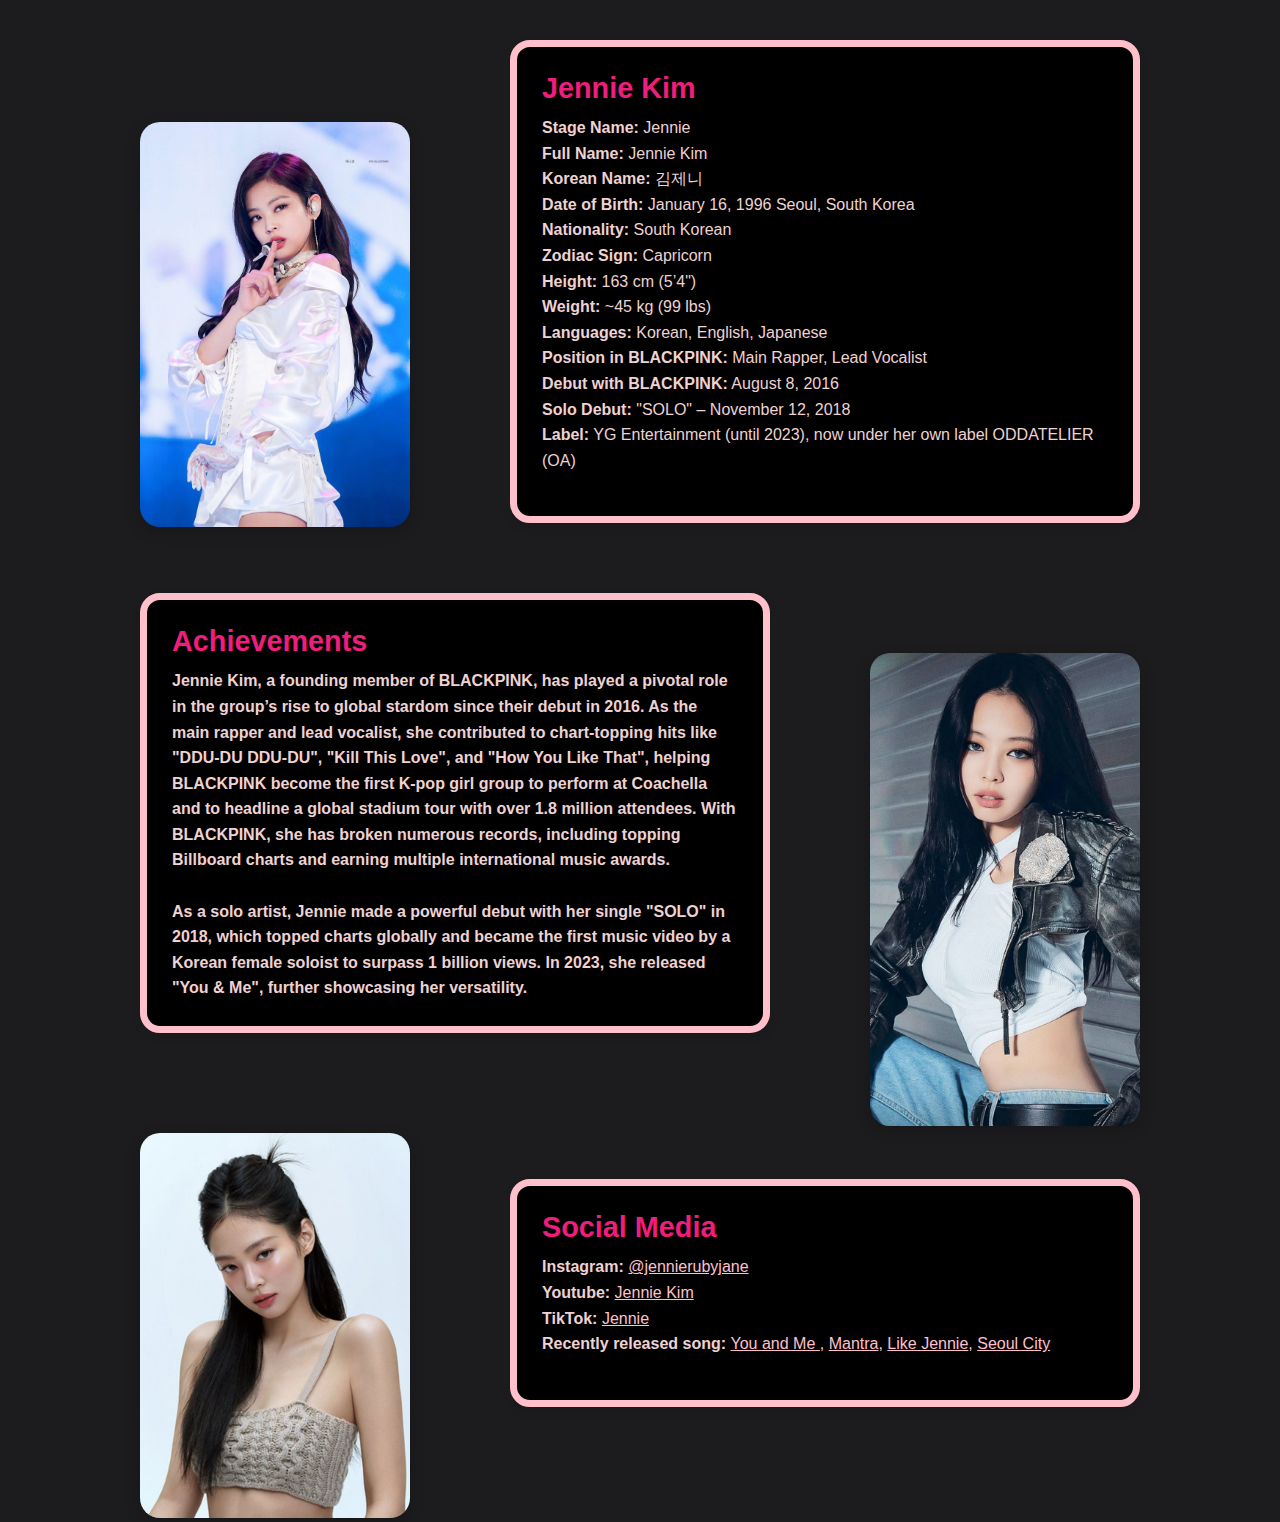
<file: blackpink/jennie.html>
<!DOCTYPE html>
<html lang="en">
<head>
  <meta charset="UTF-8" />
  <meta name="viewport" content="width=device-width, initial-scale=1.0"/>
  <title>Jennie</title>
  <link rel="stylesheet" href="css/jennie.css" />
</head>
<body>

  <div class="section-container">
    <div class="box">
      <div class="row">
        <div class="image">
          <img src="bp photos/jennie.jpg" alt="First Image">
        </div>
        <div class="content">
          <h2>Jennie Kim</h2>
          <p><b>Stage Name:</b> Jennie<br>

            <b>Full Name:</b> Jennie Kim <br>

            <b>Korean Name:</b> 김제니<br>

            <b>Date of Birth: </b>January 16, 1996 Seoul, South Korea<br>

            <b>Nationality: </b>South Korean<br>

            <b>Zodiac Sign:</b> Capricorn<br>

            <b>Height:</b> 163 cm (5’4")<br>

            <b>Weight:</b> ~45 kg (99 lbs)<br>

            <b>Languages: </b>Korean, English, Japanese<br>

            <b>Position in BLACKPINK:</b> Main Rapper, Lead Vocalist<br>

            <b>Debut with BLACKPINK:</b> August 8, 2016<br>

            <b>Solo Debut:</b> "SOLO" – November 12, 2018<br>

            <b>Label:</b> YG Entertainment (until 2023), now under her own label ODDATELIER (OA) <br>
          </p><br>
         </div>
      </div>
    </div>

    <div class="box">
      <div class="row reverse">
        <div class="content">
          <h2>Achievements</h2>
          <p> <b>Jennie Kim, a founding member of BLACKPINK, has played a pivotal role in the group’s rise to global stardom since their debut in 2016. As the main rapper and lead vocalist, she contributed to chart-topping hits like "DDU-DU DDU-DU", "Kill This Love", and "How You Like That", helping BLACKPINK become the first K-pop girl group to perform at Coachella and to headline a global stadium tour with over 1.8 million attendees. With BLACKPINK, she has broken numerous records, including topping Billboard charts and earning multiple international music awards. <br> <br>As a solo artist, Jennie made a powerful debut with her single "SOLO" in 2018, which topped charts globally and became the first music video by a Korean female soloist to surpass 1 billion views. In 2023, she released "You & Me", further showcasing her versatility.</b></p>
         </div>
        <div class="image">
          <img src="bp photos/jennie m.jpg" alt="Second Image">
        </div>
      </div>
    </div>
  </div>

  <div class="section-container">
    <div class="box" style="padding-top: 100px;">
      <div class="row">
        <div class="image">
          <img src="bp photos/jennie kim.jpg" alt="First Image">
        </div>
        <div class="content" >
          <h2>Social Media</h2>
          <p><b>Instagram:</b>  <a href="https://www.instagram.com/jennierubyjane/?hl=en" style="color: #ffc0cb;">@jennierubyjane</a><br>

            <b>Youtube:</b>  <a href="https://www.youtube.com/channel/UCNYi_zGmR519r5gYdOKLTjQ"  style="color: #ffc0cb;"> Jennie Kim </a><br>

            <b>TikTok:</b>  <a href="https://www.tiktok.com/@jennierubyjane"style="color: #ffc0cb;" >Jennie</a><br>

            <b>Recently released song: </b> <a href="https://www.youtube.com/watch?v=VsJHVonN3T0"style="color: #ffc0cb;">You and Me </a>, <a href="https://www.youtube.com/watch?v=bB3-CUMERIU"style="color: #ffc0cb;">Mantra</a>, <a href="https://www.youtube.com/watch?v=JSFG-IE8n_c"style="color: #ffc0cb;">Like Jennie</a>, <a href="https://www.youtube.com/watch?v=Ao2GsXHMD_4"style="color: #ffc0cb;">Seoul City</a>
                    

          </p><br>
         </div>
      </div>
    </div>

  

</body>
</html>
</file>
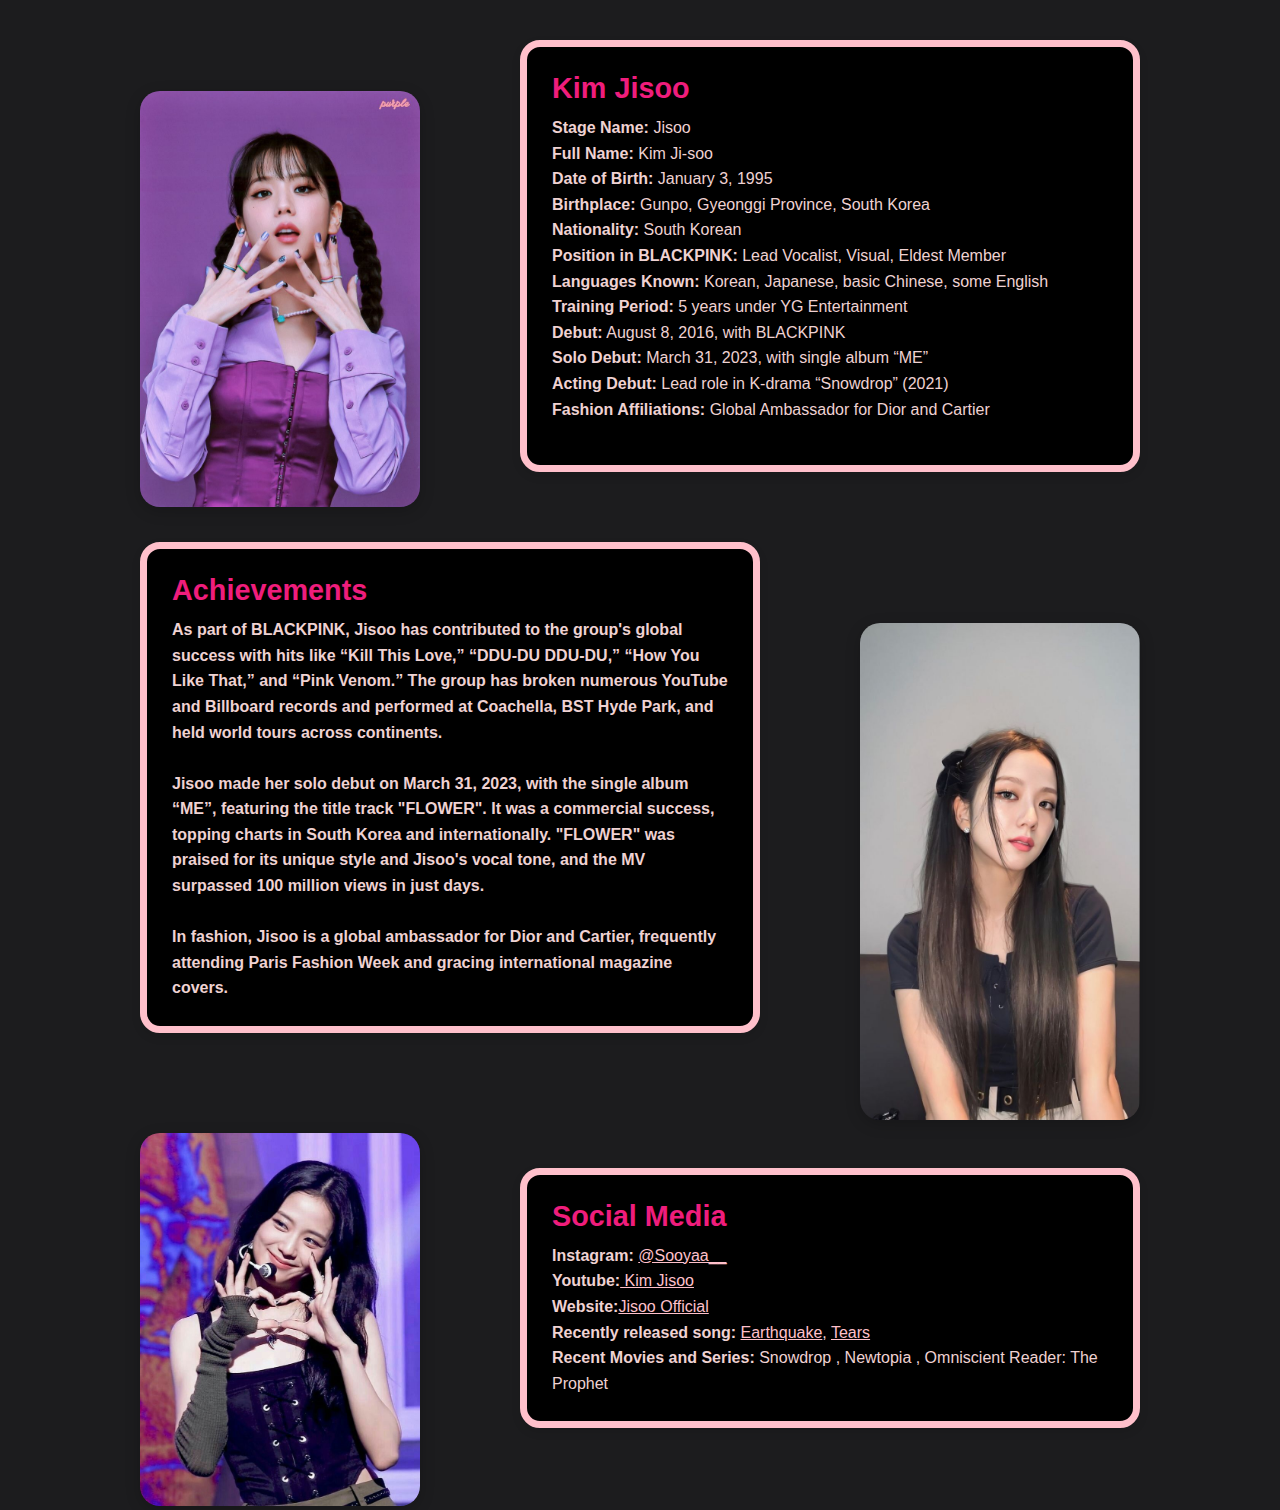
<file: blackpink/jisoo.html>
<!DOCTYPE html>
<html lang="en">
<head>
  <meta charset="UTF-8" />
  <meta name="viewport" content="width=device-width, initial-scale=1.0"/>
  <title>Kim Jisoo</title>
  <link rel="stylesheet" href="css/jisoo.css" />
</head>
<body>

  <div class="section-container">
    <div class="box">
      <div class="row">
        <div class="image">
          <img src="bp photos/Jisoo q.jpg" alt="First Image">
        </div>
        <div class="content">
          <h2>Kim Jisoo</h2>
          <p><b>Stage Name: </b>Jisoo <br>

<b>Full Name:</b> Kim Ji-soo <br>

<b>Date of Birth: </b>January 3, 1995 <br>

<b>Birthplace: </b>Gunpo, Gyeonggi Province, South Korea <br>

<b>Nationality:</b> South Korean <br>

<b>Position in BLACKPINK:</b> Lead Vocalist, Visual, Eldest Member <br>

<b>Languages Known: </b>Korean, Japanese, basic Chinese, some English <br>

<b>Training Period: </b>5 years under YG Entertainment <br>

<b>Debut:</b> August 8, 2016, with BLACKPINK <br>

<b>Solo Debut: </b>March 31, 2023, with single album “ME” <br>

<b>Acting Debut:</b> Lead role in K-drama “Snowdrop” (2021) <br>

<b>Fashion Affiliations: </b>Global Ambassador for Dior and Cartier</p><br>
        </div>
      </div>
    </div>

    <div class="box">
      <div class="row reverse">
        <div class="content">
          <h2>Achievements</h2>
          <p> <b>As part of BLACKPINK, Jisoo has contributed to the group's global success with hits like “Kill This Love,” “DDU-DU DDU-DU,” “How You Like That,” and “Pink Venom.” The group has broken numerous YouTube and Billboard records and performed at Coachella, BST Hyde Park, and held world tours across continents.<br> <br>

          Jisoo made her solo debut on March 31, 2023, with the single album “ME”, featuring the title track "FLOWER". It was a commercial success, topping charts in South Korea and internationally. "FLOWER" was praised for its unique style and Jisoo's vocal tone, and the MV surpassed 100 million views in just days.<br> <br>
          
          In fashion, Jisoo is a global ambassador for Dior and Cartier, frequently attending Paris Fashion Week and gracing international magazine covers.</b></p>
         </div>
        <div class="image">
          <img src="bp photos/jisoo.jpg" alt="Second Image">
        </div>
      </div>
    </div>
  </div>

  <div class="section-container">
    <div class="box" style="padding-top: 100px;">
      <div class="row">
        <div class="image">
          <img src="bp photos/kim jisoo.jpg" alt="First Image">
        </div>
        <div class="content" >
         <h2>Social Media </h2>
          <p><b>Instagram:</b> <a href="https://www.instagram.com/sooyaaa__/?hl=en"style="color: #ffc0cb">@Sooyaa__</a><br>

            <b>Youtube:</b><a href="https://www.youtube.com/@sooyaaa__"style="color: #ffc0cb"> Kim Jisoo </a><br>

            <b>Website:</b><a href="https://www.jisoo.io/"style="color: #ffc0cb" >Jisoo Official</a><br>

            <b>Recently released song:     </b> <a href="https://www.youtube.com/watch?v=2V6lvCUPT8I"style="color: #ffc0cb">Earthquake</a>, <a href="https://www.youtube.com/watch?v=1Hi0j7pz2D4"style="color: #ffc0cb">Tears</a> <br>

            <b>Recent Movies and Series: </b>Snowdrop , Newtopia , Omniscient Reader: The Prophet </p>
            </div>
      </div>
      </div>
      </div>

</body>
</html>
</file>
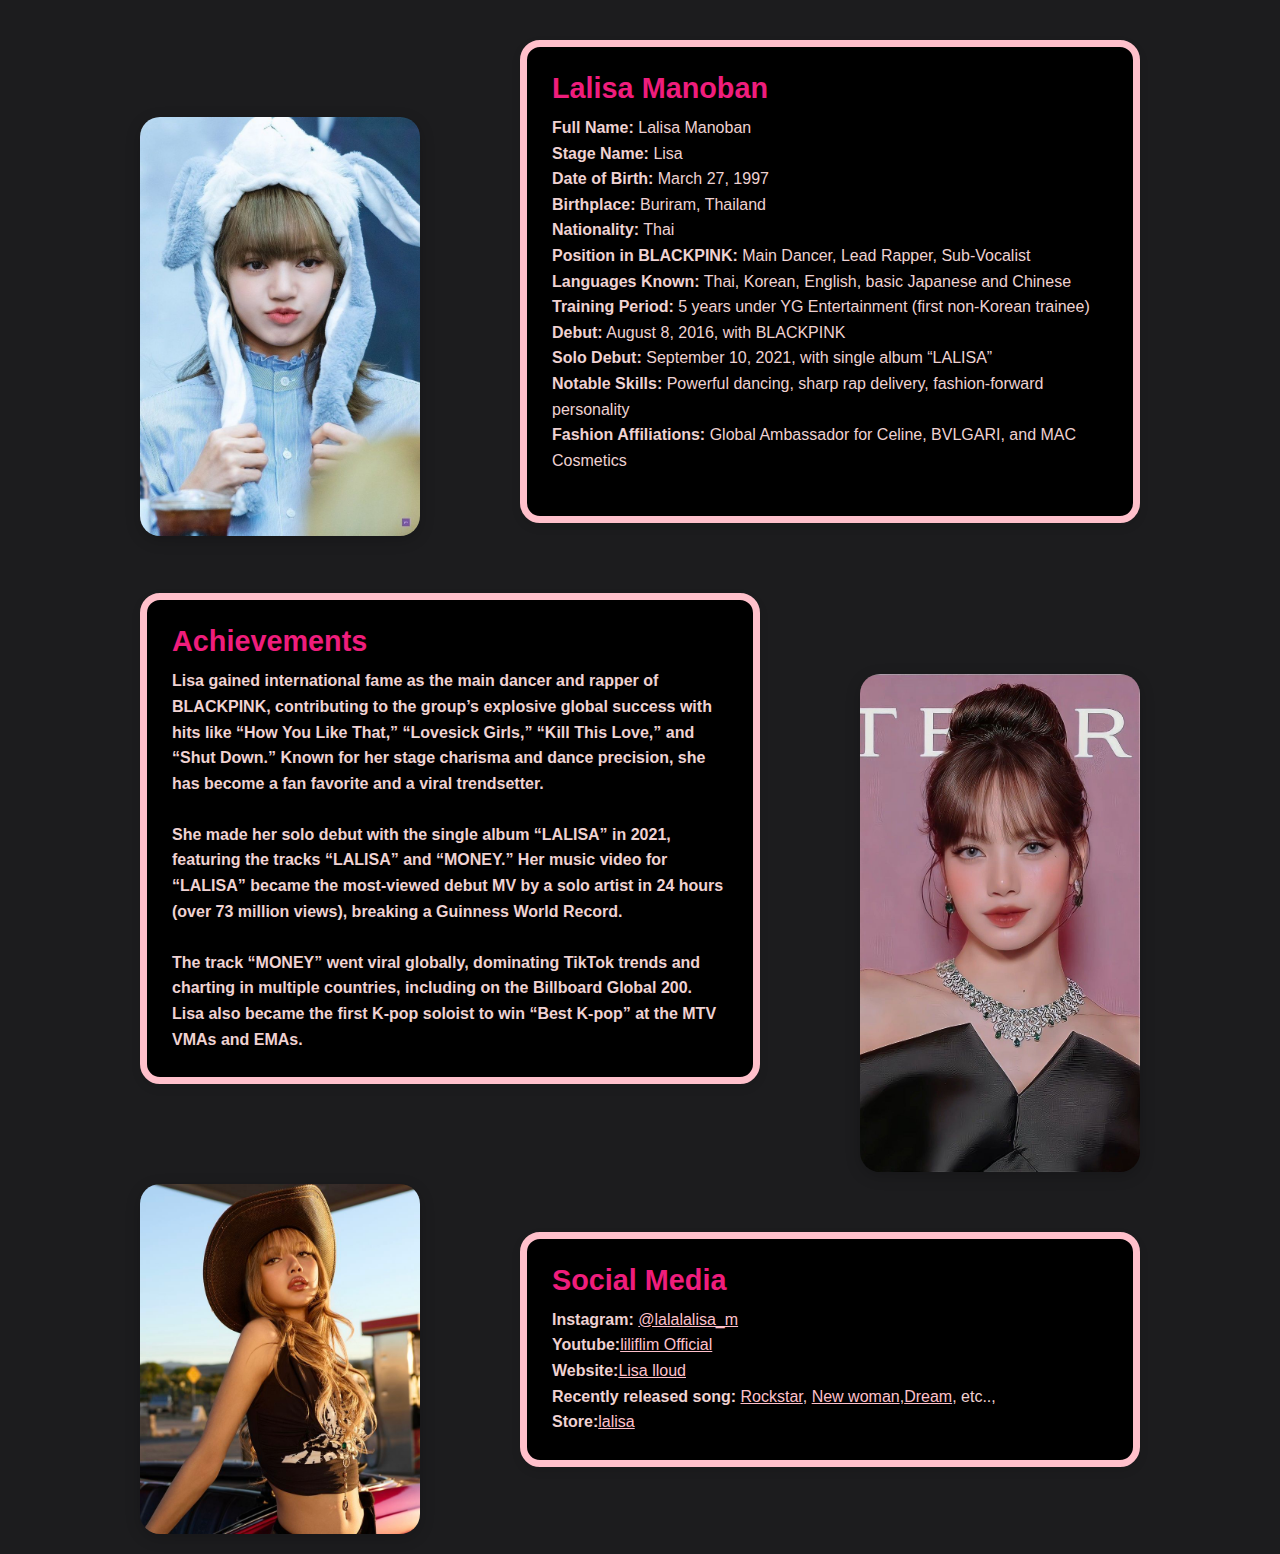
<file: blackpink/lisa.html>
<!DOCTYPE html>
<html lang="en">
<head>
  <meta charset="UTF-8" />
  <meta name="viewport" content="width=device-width, initial-scale=1.0"/>
  <title>Lalisa</title>
  <link rel="stylesheet" href="css/lisa.css" />
</head>
<body>

  <div class="section-container">
    <div class="box">
      <div class="row">
        <div class="image">
          <img src="bp photos/lisa.jpg" alt="First Image">
        </div>
        <div class="content">
          <h2>Lalisa Manoban</h2>
          <p><b>Full Name:</b> Lalisa Manoban <br>
 
            <b>Stage Name: </b>Lisa<br>

            <b>Date of Birth:</b> March 27, 1997<br>

            <b>Birthplace:</b> Buriram, Thailand<br>

            <b>Nationality:</b> Thai<br>

            <b>Position in BLACKPINK:</b> Main Dancer, Lead Rapper, Sub-Vocalist<br>

            <b>Languages Known:</b> Thai, Korean, English, basic Japanese and Chinese<br>

            <b>Training Period: </b>5 years under YG Entertainment (first non-Korean trainee)<br>

           <b> Debut:</b> August 8, 2016, with BLACKPINK<br>

            <b>Solo Debut:</b> September 10, 2021, with single album “LALISA”<br>

            <b>Notable Skills:</b> Powerful dancing, sharp rap delivery, fashion-forward personality<br>

            <b>Fashion Affiliations:</b> Global Ambassador for Celine, BVLGARI, and MAC Cosmetics

</p><br>
        </div>
      </div>
    </div>

    <div class="box">
      <div class="row reverse">
        <div class="content">
          <h2>Achievements</h2>
          <p> <b>Lisa gained international fame as the main dancer and rapper of BLACKPINK, contributing to the group’s explosive global success with hits like “How You Like That,” “Lovesick Girls,” “Kill This Love,” and “Shut Down.” Known for her stage charisma and dance precision, she has become a fan favorite and a viral trendsetter.<br><br>

          She made her solo debut with the single album “LALISA” in 2021, featuring the tracks “LALISA” and “MONEY.” Her music video for “LALISA” became the most-viewed debut MV by a solo artist in 24 hours (over 73 million views), breaking a Guinness World Record.<br><br>

         The track “MONEY” went viral globally, dominating TikTok trends and charting in multiple countries, including on the Billboard Global 200. Lisa also became the first K-pop soloist to win “Best K-pop” at the MTV VMAs and EMAs.</b></p>
         </div>
        <div class="image">
          <img src="bp photos/lisa q.jpg" alt="Second Image">
        </div>
      </div>
    </div>
  </div>

   <div class="section-container">
    <div class="box" style="padding-top: 100px;">
      <div class="row">
        <div class="image">
          <img src="bp photos/lalisa.jpg" alt="First Image">
        </div>
        <div class="content" >
         <h2>Social Media </h2>
          <p><b>Instagram:</b> <a href="https://www.instagram.com/lalalalisa_m/?hl=en"style="color: #ffc0cb">@lalalalisa_m</a><br>

            <b>Youtube:</b><a href="https://www.youtube.com/channel/UC35HKvKYPkri4Grd5KXl3wQ"style="color: #ffc0cb">liliflim Official </a><br>

            <b>Website:</b><a href="https://www.lloud.co/"style="color: #ffc0cb" >Lisa lloud</a><br>

            <b>Recently released song: </b> <a href="https://www.youtube.com/watch?v=hbcGx4MGUMg"style="color: #ffc0cb">Rockstar</a>, <a href="https://www.youtube.com/watch?v=UxXY_hR_wzo"style="color: #ffc0cb">New woman</a>,<a href="https://www.youtube.com/watch?v=vEfQjvi-JSw"style="color: #ffc0cb">Dream</a>, etc.., <br>

            <b>Store:</b><a href="https://ukshop.lalisaofficial.com/?srsltid=AfmBOoqjDLfbKhcerlvesBLs1O-_t_35MaDfC7vyu8RzDBzefJtS95Cj"style="color: #ffc0cb">lalisa</a> </p>
            
            </div>
      </div>
      </div>
      </div>
</body>
</html>
</file>
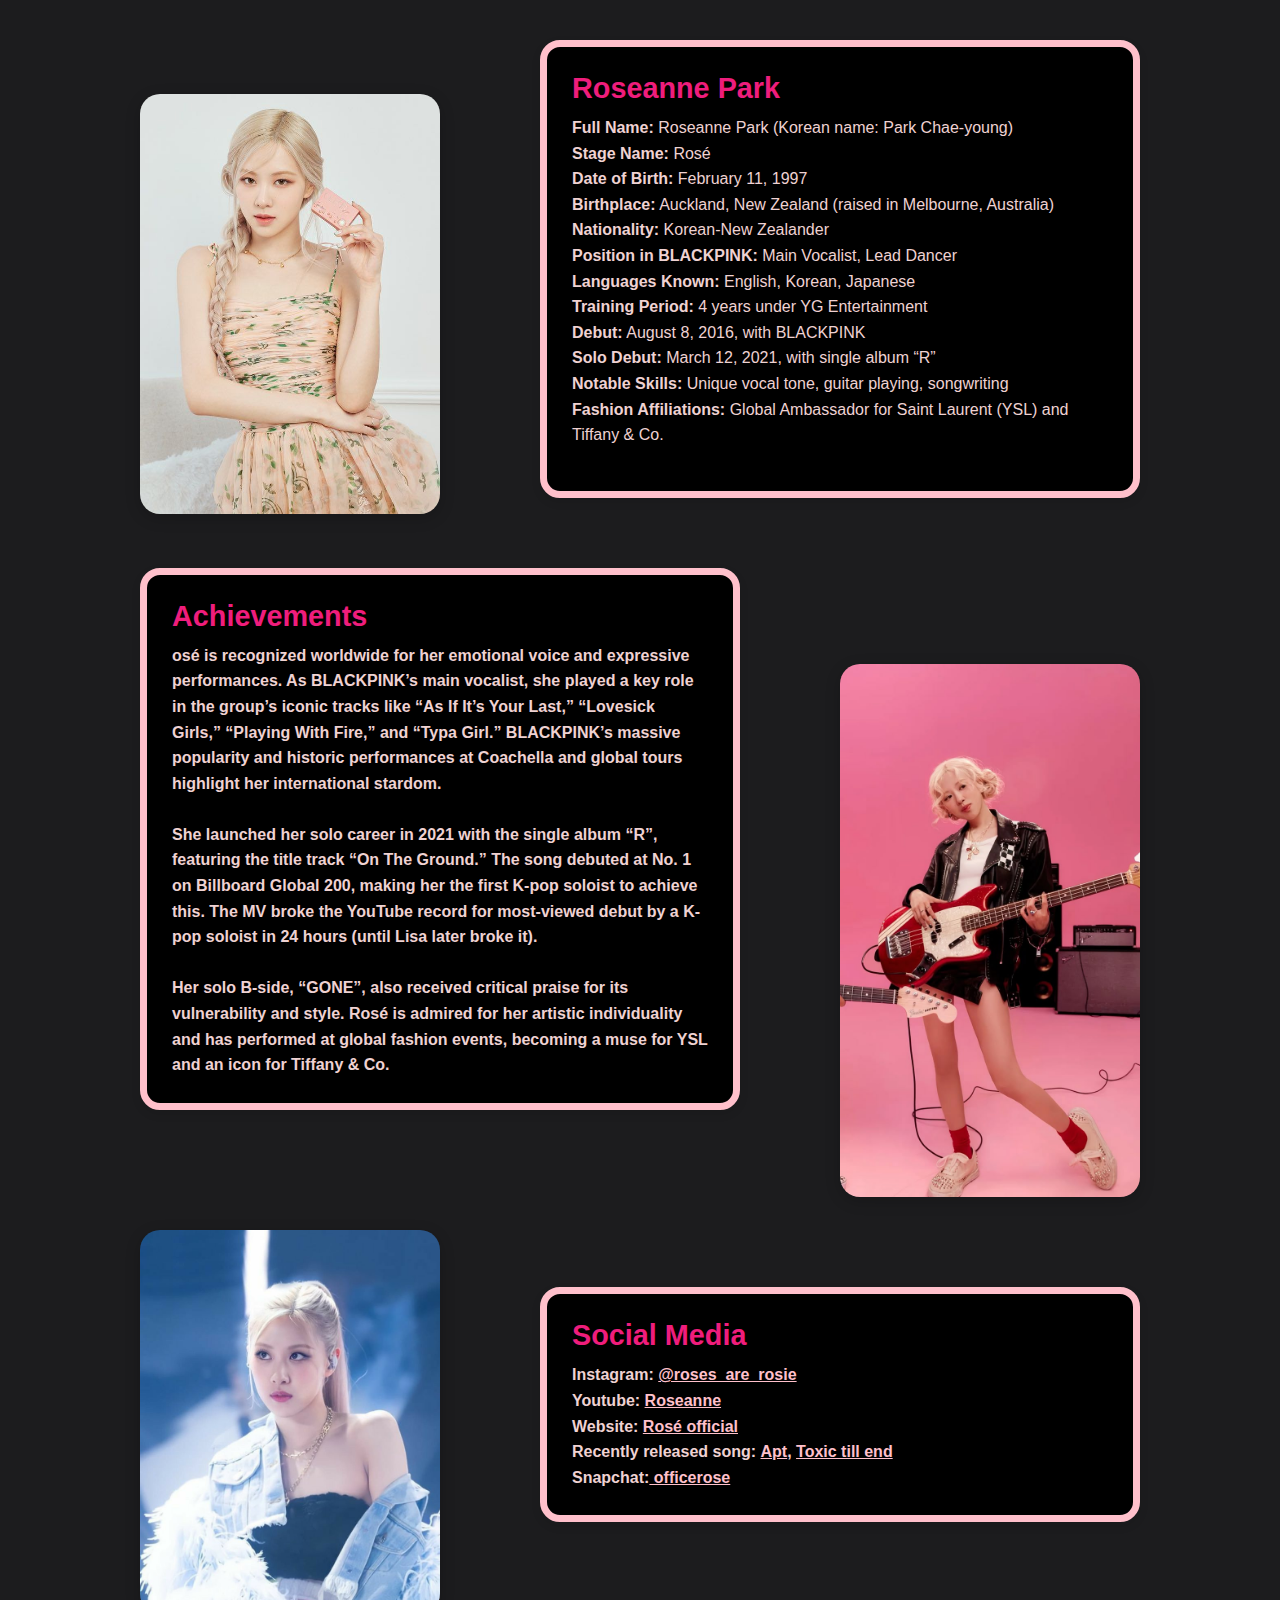
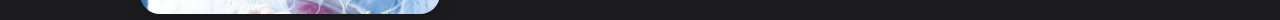
<file: blackpink/rose.html>
<!DOCTYPE html>
<html lang="en">
<head>
  <meta charset="UTF-8" />
  <meta name="viewport" content="width=device-width, initial-scale=1.0"/>
  <title>Rose</title>
  <link rel="stylesheet" href="css/rose.css" />
</head>
<body>

  <div class="section-container">
    <div class="box">
      <div class="row">
        <div class="image">
          <img src="bp photos/rosee.jpg" alt="First Image">
        </div>
        <div class="content">
          <h2>Roseanne Park</h2>
          <p><b>Full Name: </b>Roseanne Park (Korean name: Park Chae-young)<br>

             <b>Stage Name: </b>Rosé<br>

             <b>Date of Birth:</b> February 11, 1997<br>

             <b>Birthplace:</b> Auckland, New Zealand (raised in Melbourne, Australia)<br>

             <b>Nationality:</b> Korean-New Zealander<br>

              <b>Position in BLACKPINK:</b> Main Vocalist, Lead Dancer<br>

              <b>Languages Known:</b> English, Korean, Japanese<br>

              <b>Training Period:</b> 4 years under YG Entertainment<br>

              <b>Debut:</b> August 8, 2016, with BLACKPINK<br>

              <b>Solo Debut:</b> March 12, 2021, with single album “R”<br>

              <b>Notable Skills:</b> Unique vocal tone, guitar playing, songwriting<br>

              <b>Fashion Affiliations:</b> Global Ambassador for Saint Laurent (YSL) and Tiffany & Co.</p><br>
        </div>
      </div>
    </div>

    <div class="box">
      <div class="row reverse">
        <div class="content">
          <h2>Achievements</h2>
          <p> <b>osé is recognized worldwide for her emotional voice and expressive performances. As BLACKPINK’s main vocalist, she played a key role in the group’s iconic tracks like “As If It’s Your Last,” “Lovesick Girls,” “Playing With Fire,” and “Typa Girl.” BLACKPINK’s massive popularity and historic performances at Coachella and global tours highlight her international stardom. <br><br>

          She launched her solo career in 2021 with the single album “R”, featuring the title track “On The Ground.” The song debuted at No. 1 on Billboard Global 200, making her the first K-pop soloist to achieve this. The MV broke the YouTube record for most-viewed debut by a K-pop soloist in 24 hours (until Lisa later broke it).<br><br>

          Her solo B-side, “GONE”, also received critical praise for its vulnerability and style. Rosé is admired for her artistic individuality and has performed at global fashion events, becoming a muse for YSL and an icon for Tiffany & Co.</p>
         </div>
        <div class="image">
          <img src="bp photos/apt.jpg" alt="Second Image">
        </div>
      </div>
    </div>
  </div>

   <div class="section-container">
    <div class="box" style="padding-top: 50px;">
      <div class="row">
        <div class="image">
          <img src="bp photos/roseee.jpg" alt="First Image">
        </div>
        <div class="content" >
         <h2>Social Media </h2>
          <p><b>Instagram:</b> <a href="https://www.instagram.com/roses_are_rosie/?hl=en"style="color: #ffc0cb"> @roses_are_rosie</a><br>

            <b>Youtube:</b> <a href="https://www.youtube.com/channel/UCBo1hnzxV9rz3WVsv__Rn1g"style="color: #ffc0cb"> Roseanne </a><br>

            <b>Website:</b> <a href="https://www.rosesarerosie.com/"style="color: #ffc0cb" > Rosé official </a><br>

            <b>Recently released song: </b>  <a href="https://www.youtube.com/watch?v=ekr2nIex040"style="color: #ffc0cb"> Apt</a>, <a href="https://www.youtube.com/watch?v=eA0lHNZ1KCA"style="color: #ffc0cb"> Toxic till end</a> <br>
            <b> Snapchat:</b><a href="https://www.snapchat.com/add/officerose"style="color: #ffc0cb"> officerose</a></p>
            </div>
      </div>
      </div>
      </div>

</body>
</html>
</file>
<file: blackpink/css/jennie.css>
* {
  box-sizing: border-box;
  margin: 0;
  padding: 0;
  
  
}

body {
  font-family: 'Segoe UI', Tahoma, Geneva, Verdana, sans-serif;
  background-color: #1c1c1e;
  padding: 40px 20px;
}

.section-container {
  display: flex;
  flex-direction: column;
  gap: 70px;
  max-width: 1000px;
  margin: auto;
}

.row {
  display: flex;
  flex-wrap: wrap;
  align-items: center;
  justify-content: space-between;
  gap: 100px;
  position: relative;
}

.image {
  height: 320px;
  width: 270px; 
  animation: fadeIn 1.5s ease-in-out;
}

.image img {
  width: 100%;
  height: auto;
  border-radius: 20px;
  box-shadow: 0 4px 15px rgba(0, 0, 0, 0.2);
}

.content {
  flex: 1.5;
  background-color: black;
  border-radius: 20px;
  padding: 25px;
  border: 7px solid pink;
  box-shadow: 0 4px 10px rgba(0, 0, 0, 0.1);
  animation: fadeIn 1s ease-in-out;

}

.content h2 {
  font-size: 1.8rem;
  margin-bottom: 10px;
  color: #ef1d7c;
  
}

.content p {
  font-size: 1rem;
  color: #efd2d2;
  line-height: 1.6;
}
@keyframes fadeIn {
    0% {
        opacity: 0;
    }
    100% {
        opacity: 1;
    }
}
</file>
<file: blackpink/css/jisoo.css>
* {
  box-sizing: border-box;
  margin: 0;
  padding: 0;
  
  
}

body {
  font-family: 'Segoe UI', Tahoma, Geneva, Verdana, sans-serif;
  background-color: #1c1c1e;
  padding: 40px 20px;
}

.section-container {
  display: flex;
  flex-direction: column;
  gap: 70px;
  max-width: 1000px;
  margin: auto;
}

.row {
  display: flex;
  flex-wrap: wrap;
  align-items: center;
  justify-content: space-between;
  gap: 100px;
  position: relative;
}

.image {
  height: 330px;
  width: 280px;
  animation: fadeIn 1.5s ease-in-out;
}

.image img {
  width: 100%;
  height: auto;
  border-radius: 20px;
  box-shadow: 0 4px 15px rgba(0, 0, 0, 0.2);
 
}

.content {
  flex: 1.5;
  background-color: black;
  border-radius: 20px;
  padding: 25px;
  border: 7px solid pink;
  box-shadow: 0 4px 10px rgba(0, 0, 0, 0.1);
  animation: fadeIn 1s ease-in-out;

}

.content h2 {
  font-size: 1.8rem;
  margin-bottom: 10px;
  color: #ef1d7c;
  
}

.content p {
  font-size: 1rem;
  color: #efd2d2;
  line-height: 1.6;
}
@keyframes fadeIn {
    0% {
        opacity: 0;
    }
    100% {
        opacity: 1;
    }
}
</file>
<file: blackpink/css/lisa.css>
* {
  box-sizing: border-box;
  margin: 0;
  padding: 0;
  
  
}

body {
  font-family: 'Segoe UI', Tahoma, Geneva, Verdana, sans-serif;
  background-color: #1c1c1e;
  padding: 40px 20px;
}

.section-container {
  display: flex;
  flex-direction: column;
  gap: 70px;
  max-width: 1000px;
  margin: auto;
}

.row {
  display: flex;
  flex-wrap: wrap;
  align-items: center;
  justify-content: space-between;
  gap: 100px;
  position: relative;
}

.image {
  height: 330px;
  width: 280px;
  animation: fadeIn 1.5s ease-in-out;
}

.image img {
  width: 100%;
  height: auto;
  border-radius: 20px;
  box-shadow: 0 4px 15px rgba(0, 0, 0, 0.2);
 
}

.content {
  flex: 1.5;
  background-color: black;
  border-radius: 20px;
  padding: 25px;
  border: 7px solid pink;
  box-shadow: 0 4px 10px rgba(0, 0, 0, 0.1);
  animation: fadeIn 1s ease-in-out;
}

.content h2 {
  font-size: 1.8rem;
  margin-bottom: 10px;
  color: #ef1d7c;
  
}

.content p {
  font-size: 1rem;
  color: #efd2d2;
  line-height: 1.6;
}
@keyframes fadeIn {
    0% {
        opacity: 0;
    }
    100% {
        opacity: 1;
    }
}
</file>
<file: blackpink/css/rose.css>
* {
  box-sizing: border-box;
  margin: 0;
  padding: 0;
  
  
}

body {
  font-family: 'Segoe UI', Tahoma, Geneva, Verdana, sans-serif;
  background-color: #1c1c1e;
  padding: 40px 20px;
}

.section-container {
  display: flex;
  flex-direction: column;
  gap: 70px;
  max-width: 1000px;
  margin: auto;
}

.row {
  display: flex;
  flex-wrap: wrap;
  align-items: center;
  justify-content: space-between;
  gap: 100px;
  position: relative;
}

.image {
  height: 350px;
  width: 300px;
  animation: fadeIn 1.5s ease-in-out;
}

.image img {
  width: 100%;
  height: auto;
  border-radius: 20px;
  box-shadow: 0 4px 15px rgba(0, 0, 0, 0.2);
 
}

.content {
  flex: 1.5;
  background-color: black;
  border-radius: 20px;
  padding: 25px;
  border: 7px solid pink;
  box-shadow: 0 4px 10px rgba(0, 0, 0, 0.1);
  animation: fadeIn 1s ease-in-out;
}

.content h2 {
  font-size: 1.8rem;
  margin-bottom: 10px;
  color: #ef1d7c;
  
}

.content p {
  font-size: 1rem;
  color: #efd2d2;
  line-height: 1.6;
}
@keyframes fadeIn {
    0% {
        opacity: 0;
    }
    100% {
        opacity: 1;
    }
}
</file>
